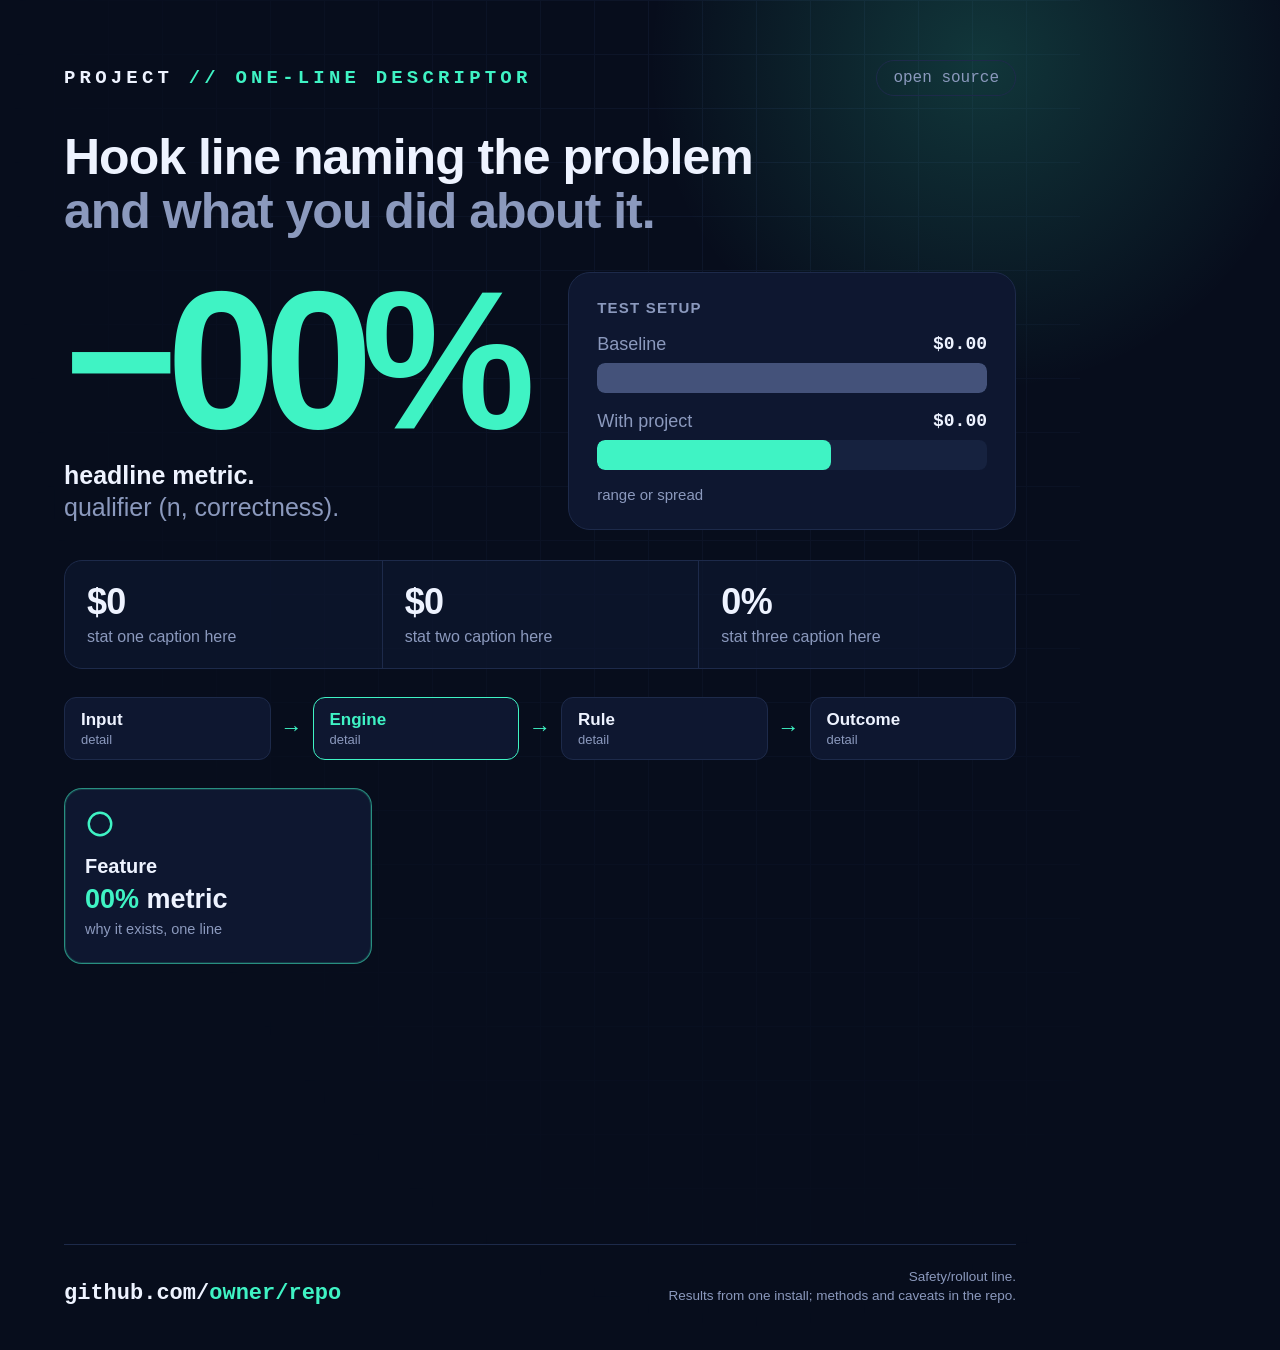
<file: creative/social-launch-assets/templates/infographic-4x5.html>
<!doctype html>
<!-- 4:5 LinkedIn infographic starter (1080x1350 CSS px; render at 2x).
     Dark navy + ONE accent. Swap text/numbers; keep every number traceable
     to the project README. Render: scripts/render_html.sh this.html out.png -->
<html><head><meta charset="utf-8">
<style>
  :root { --bg:#070d1c; --panel:#0e1730; --line:#1d2a4a; --ink:#eef3ff; --dim:#8b99bd; --acc:#3ff3c4; }
  * { box-sizing:border-box; margin:0; padding:0; }
  html,body { width:1080px; height:1350px; background:var(--bg); }
  body { font-family:"Inter",sans-serif; color:var(--ink); position:relative; overflow:hidden;
         padding:60px 64px 44px; display:flex; flex-direction:column; }
  body::before { content:""; position:absolute; inset:0;
    background-image:linear-gradient(var(--line) 1px,transparent 1px),linear-gradient(90deg,var(--line) 1px,transparent 1px);
    background-size:54px 54px; opacity:.35; mask-image:radial-gradient(ellipse at 70% 10%,#000 0%,transparent 70%); }
  body::after { content:""; position:absolute; width:720px; height:720px; right:-260px; top:-300px;
    background:radial-gradient(circle,rgba(63,243,196,.18),transparent 65%); }
  .z { position:relative; z-index:1; }
  .mono { font-family:"JetBrains Mono",monospace; }
  .top { display:flex; justify-content:space-between; align-items:center; }
  .tag { font-size:19px; letter-spacing:.22em; color:var(--acc); font-weight:700; }
  .tag b { color:var(--ink); }
  .pill { font-size:16px; color:var(--dim); border:1px solid var(--line); border-radius:99px; padding:8px 16px; }
  h1 { font-size:50px; line-height:1.08; font-weight:800; letter-spacing:-.02em; margin-top:34px; }
  h1 span { color:var(--dim); font-weight:600; }
  .hero { display:grid; grid-template-columns:1.05fr 1fr; gap:34px; margin-top:34px; align-items:center; }
  .big { font-size:196px; font-weight:900; letter-spacing:-.06em; line-height:.85; color:var(--acc); }
  .bigsub { font-size:25px; font-weight:600; margin-top:14px; line-height:1.3; }
  .bigsub em { font-style:normal; color:var(--dim); font-weight:500; }
  .bars { background:var(--panel); border:1px solid var(--line); border-radius:22px; padding:26px 28px; }
  .bars h4 { font-size:15px; color:var(--dim); font-weight:600; letter-spacing:.08em; text-transform:uppercase; }
  .bar { margin-top:18px; }
  .bar .lab { display:flex; justify-content:space-between; font-size:18px; color:var(--dim); margin-bottom:8px; }
  .bar .lab b { color:var(--ink); font-family:"JetBrains Mono",monospace; }
  .track { height:30px; border-radius:8px; background:#16223f; overflow:hidden; }
  .fill { height:100%; border-radius:8px; background:#44527a; }
  .fill.acc { background:var(--acc); }
  .bars p { font-size:15px; color:var(--dim); margin-top:16px; }
  .strip { display:grid; grid-template-columns:repeat(3,1fr); margin-top:30px; border:1px solid var(--line);
           border-radius:18px; background:rgba(14,23,48,.7); }
  .strip div { padding:20px 22px; }
  .strip div + div { border-left:1px solid var(--line); }
  .strip b { display:block; font-size:36px; font-weight:800; letter-spacing:-.02em; }
  .strip span { font-size:16px; color:var(--dim); line-height:1.3; display:block; margin-top:4px; }
  .flow { display:flex; align-items:stretch; gap:10px; margin-top:28px; font-size:17px; }
  .flow .n { flex:1; display:flex; flex-direction:column; justify-content:center;
             background:var(--panel); border:1px solid var(--line); border-radius:12px; padding:12px 16px; font-weight:600; }
  .flow .n.hl { border-color:var(--acc); color:var(--acc); }
  .flow .n small { display:block; font-weight:500; color:var(--dim); font-size:13px; margin-top:2px; }
  .flow .ar { display:flex; align-items:center; color:var(--acc); font-size:22px; }
  .grid { display:grid; grid-template-columns:repeat(3,1fr); gap:14px; margin-top:28px; }
  .card { background:var(--panel); border:1px solid var(--line); border-radius:18px; padding:20px 20px 18px; min-height:176px; }
  .card.hi { border-color:rgba(63,243,196,.55); box-shadow:0 0 0 1px rgba(63,243,196,.15) inset; }
  .card svg { width:30px; height:30px; stroke:var(--acc); fill:none; stroke-width:1.9; stroke-linecap:round; stroke-linejoin:round; }
  .card h3 { font-size:20px; font-weight:700; margin-top:12px; }
  .card .stat { font-size:27px; font-weight:800; margin-top:6px; }
  .card .stat i { font-style:normal; color:var(--acc); }
  .card p { font-size:14.5px; color:var(--dim); margin-top:5px; line-height:1.35; }
  .foot { margin-top:auto; display:flex; justify-content:space-between; align-items:flex-end;
          padding-top:22px; border-top:1px solid var(--line); }
  .foot .url { font-size:22px; font-weight:700; }
  .foot .url span { color:var(--acc); }
  .foot .note { font-size:13.5px; color:var(--dim); text-align:right; line-height:1.45; }
</style></head>
<body>
<div class="z">
  <div class="top"><div class="tag mono"><b>PROJECT</b> // ONE-LINE DESCRIPTOR</div><div class="pill mono">open source</div></div>
  <h1>Hook line naming the problem<br><span>and what you did about it.</span></h1>
  <div class="hero">
    <div><div class="big">−00%</div><div class="bigsub">headline metric.<br><em>qualifier (n, correctness).</em></div></div>
    <div class="bars">
      <h4>Test setup</h4>
      <div class="bar"><div class="lab">Baseline <b>$0.00</b></div><div class="track"><div class="fill" style="width:100%"></div></div></div>
      <div class="bar"><div class="lab">With project <b>$0.00</b></div><div class="track"><div class="fill acc" style="width:60%"></div></div></div>
      <p>range or spread</p>
    </div>
  </div>
  <div class="strip">
    <div><b>$0</b><span>stat one caption&nbsp;here</span></div>
    <div><b>$0</b><span>stat two caption&nbsp;here</span></div>
    <div><b>0%</b><span>stat three caption&nbsp;here</span></div>
  </div>
  <div class="flow">
    <div class="n">Input<small>detail</small></div><div class="ar">→</div>
    <div class="n hl">Engine<small>detail</small></div><div class="ar">→</div>
    <div class="n">Rule<small>detail</small></div><div class="ar">→</div>
    <div class="n">Outcome<small>detail</small></div>
  </div>
  <div class="grid">
    <!-- 6 cards; add class "hi" to the 2 headline features. Icons: Lucide-style 24x24 paths. -->
    <div class="card hi"><svg viewBox="0 0 24 24"><circle cx="12" cy="12" r="9"/></svg><h3>Feature</h3><div class="stat"><i>00%</i> metric</div><p>why it exists, one line</p></div>
  </div>
</div>
<div class="foot z">
  <div class="url mono">github.com/<span>owner/repo</span></div>
  <div class="note">Safety/rollout line.<br>Results from one install; methods and caveats in the repo.</div>
</div>
</body></html>
</file>
